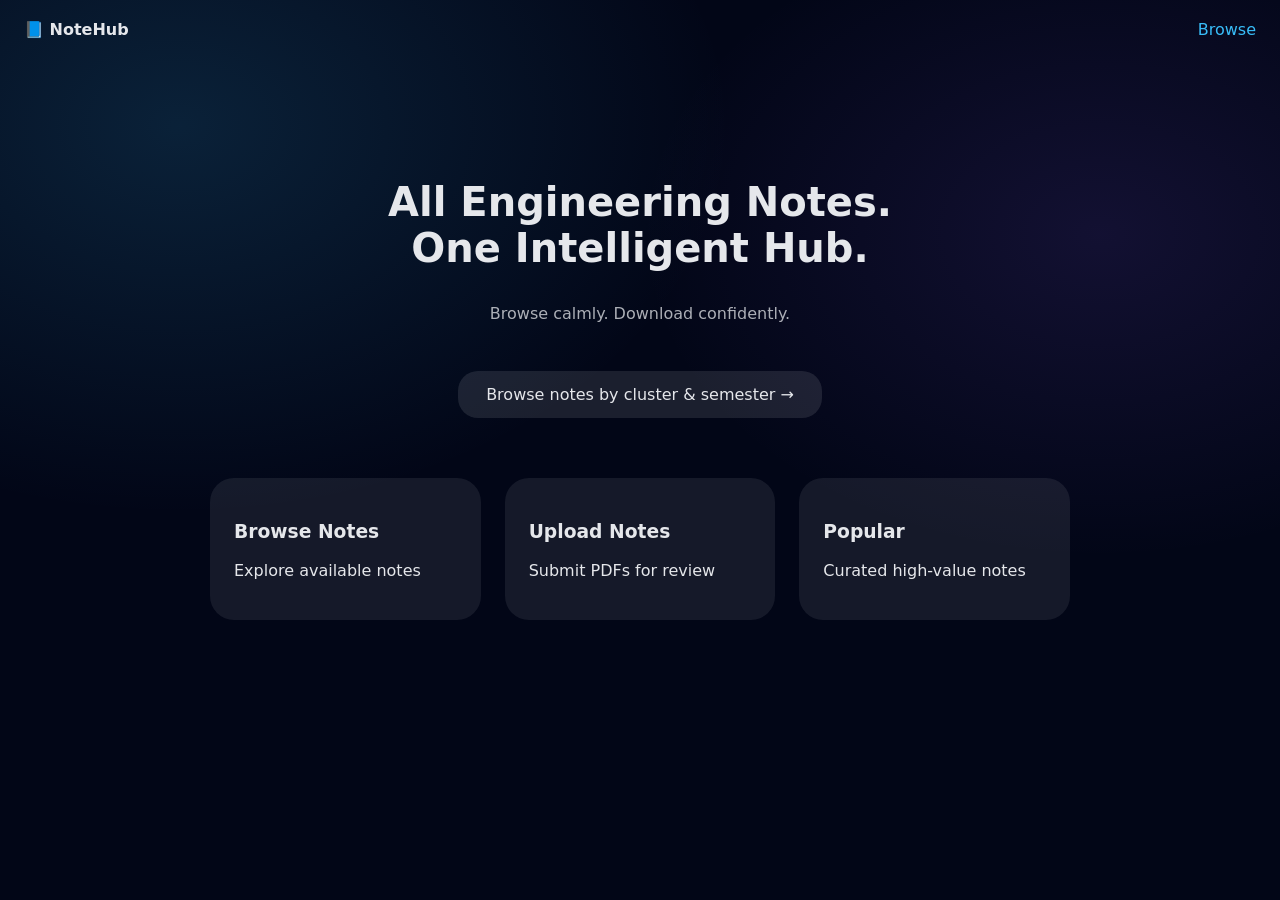
<file: index.html>
<!DOCTYPE html>
<html lang="en">
<head>
  <meta charset="UTF-8">
  <meta name="viewport" content="width=device-width, initial-scale=1.0">
  <title>NoteHub</title>
  <link rel="stylesheet" href="style.css">
</head>
<body>

<div id="bg"></div>

<nav class="nav">
  <div class="logo">📘 NoteHub</div>
  <a href="notes.html" class="nav-link">Browse</a>
</nav>

<section class="hero">
  <h1>All Engineering Notes.<br>One Intelligent Hub.</h1>
  <p>Browse calmly. Download confidently.</p>

  <div class="cta" onclick="location.href='notes.html'">
    Browse notes by cluster & semester →
  </div>
</section>

<section class="tiles">
  <div class="tile" onclick="location.href='notes.html'">
    <h3>Browse Notes</h3>
    <p>Explore available notes</p>
  </div>

  <div class="tile" onclick="location.href='submit.html'">
    <h3>Upload Notes</h3>
    <p>Submit PDFs for review</p>
  </div>

  <div class="tile" id="popularBtn">
    <h3>Popular</h3>
    <p>Curated high-value notes</p>
  </div>
</section>

<script src="bg.js"></script>
<script src="home.js"></script>
</body>
</html>
</file>
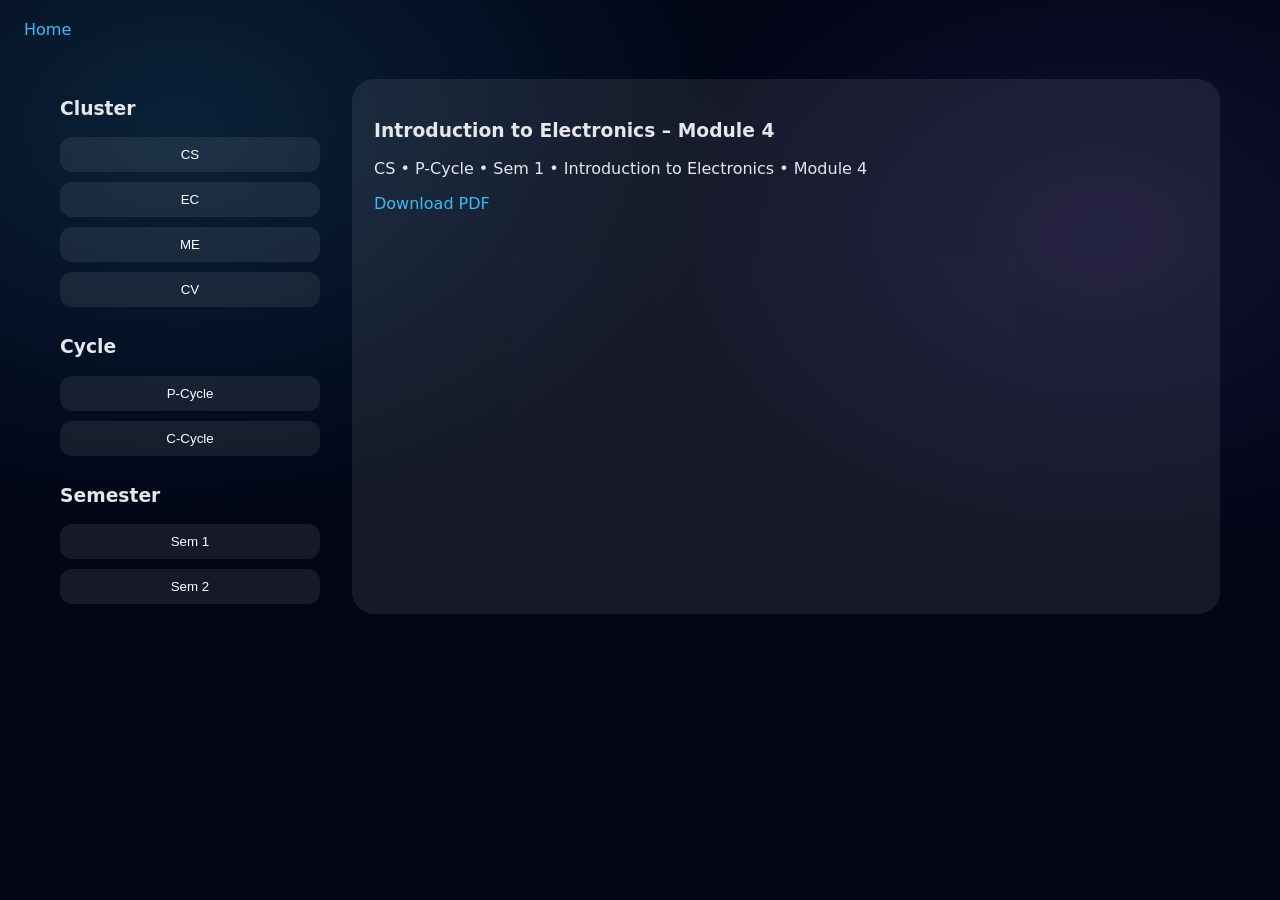
<file: notes.html>
<!DOCTYPE html>
<html lang="en">
<head>
  <meta charset="UTF-8">
  <meta name="viewport" content="width=device-width, initial-scale=1.0">
  <title>Browse Notes</title>
  <link rel="stylesheet" href="style.css">
</head>
<body>

<div id="bg"></div>

<nav class="nav">
  <a href="index.html" class="nav-link">Home</a>
</nav>

<button class="filter-toggle" onclick="toggleFilters()">Filters</button>

<div class="notes-layout">

  <aside class="filters" id="filters">
    <h3>Cluster</h3>
    <button data-group="cluster" data-tag="CS">CS</button>
    <button data-group="cluster" data-tag="EC">EC</button>
    <button data-group="cluster" data-tag="ME">ME</button>
    <button data-group="cluster" data-tag="CV">CV</button>

    <h3>Cycle</h3>
    <button data-group="cycle" data-tag="P-Cycle">P-Cycle</button>
    <button data-group="cycle" data-tag="C-Cycle">C-Cycle</button>

    <h3>Semester</h3>
    <button data-group="semester" data-tag="Sem 1">Sem 1</button>
    <button data-group="semester" data-tag="Sem 2">Sem 2</button>
  </aside>

  <main class="grid" id="notesGrid"></main>

</div>

<script src="bg.js"></script>
<script src="notes.js"></script>
</body>
</html>
</file>
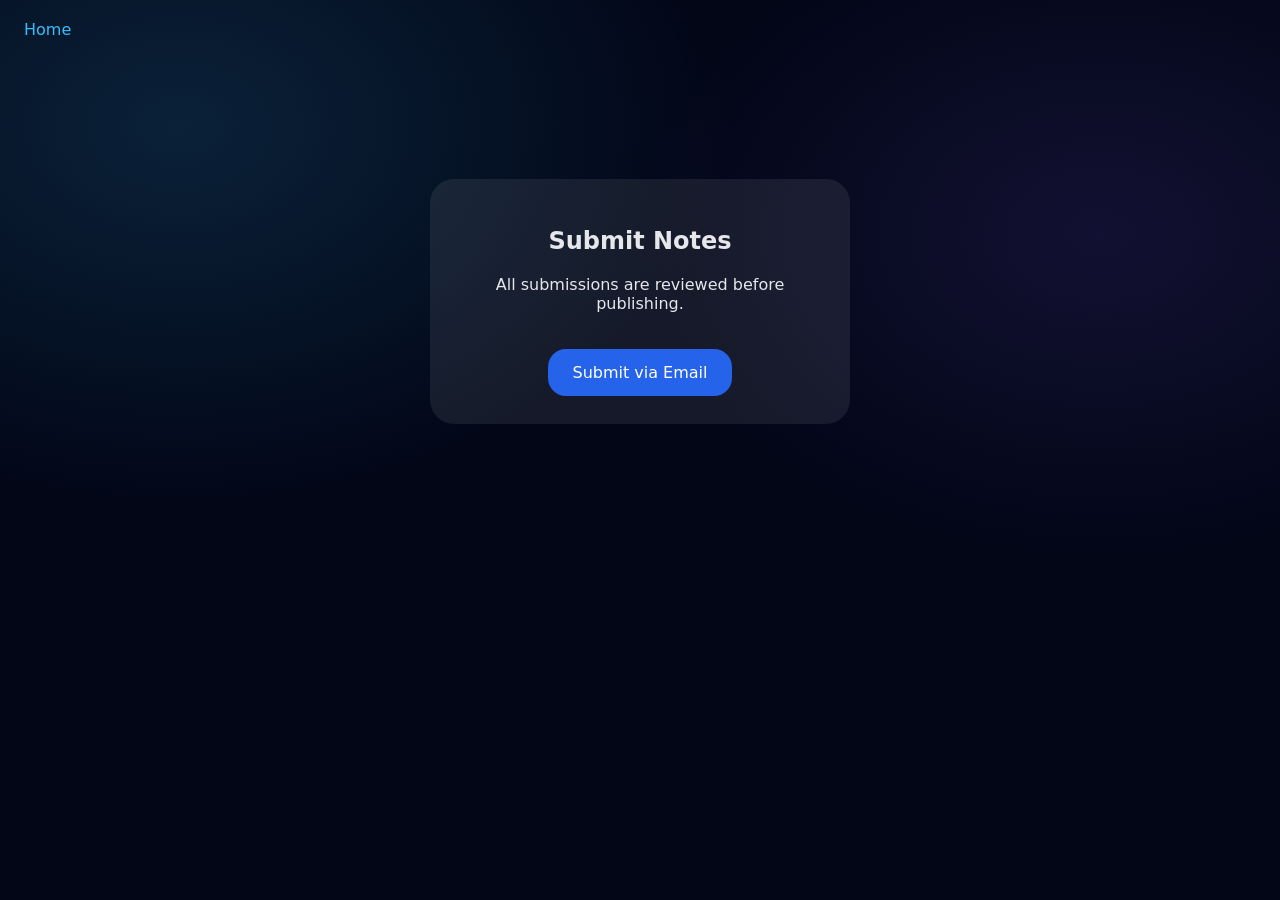
<file: submit.html>
<!DOCTYPE html>
<html lang="en">
<head>
  <meta charset="UTF-8">
  <meta name="viewport" content="width=device-width, initial-scale=1.0">
  <title>Submit Notes</title>
  <link rel="stylesheet" href="style.css">
</head>
<body>

<div id="bg"></div>

<nav class="nav">
  <a href="index.html" class="nav-link">Home</a>
</nav>

<section class="submit-card">
  <h2>Submit Notes</h2>
  <p>All submissions are reviewed before publishing.</p>

  <a class="submit-btn"
     href="https://mail.google.com/mail/?view=cm&fs=1&to=flamewings1289@gmail.com&su=Note%20Submission">
    Submit via Email
  </a>
</section>

<script src="bg.js"></script>
</body>
</html>
</file>
<file: style.css>
* { box-sizing: border-box; }

body {
  margin: 0;
  font-family: system-ui, sans-serif;
  color: #e5e7eb;
}

/* LIVE BG */
#bg {
  position: fixed;
  inset: -10%;
  z-index: -1;
  background:
    radial-gradient(60% 60% at 20% 20%, rgba(56,189,248,.15), transparent 60%),
    radial-gradient(50% 50% at 80% 30%, rgba(139,92,246,.12), transparent 60%),
    #020617;
  transition: transform .15s ease-out;
}

/* NAV */
.nav {
  display: flex;
  justify-content: space-between;
  padding: 20px 24px;
}
.nav-link { color: #38bdf8; text-decoration: none; }
.logo { font-weight: 700; }

/* HOME */
.hero {
  text-align: center;
  margin: 120px auto 60px;
  padding: 0 20px;
}
.hero h1 { font-size: 40px; }
.hero p { opacity: .75; }
.cta {
  margin-top: 32px;
  padding: 14px 28px;
  border-radius: 20px;
  background: rgba(255,255,255,.1);
  display: inline-block;
  cursor: pointer;
}

/* TILES */
.tiles {
  max-width: 900px;
  margin: auto;
  padding: 0 20px 100px;
  display: grid;
  grid-template-columns: repeat(auto-fit, minmax(240px,1fr));
  gap: 24px;
}
.tile {
  padding: 24px;
  border-radius: 24px;
  background: rgba(255,255,255,.08);
  transition: transform .3s, box-shadow .3s;
}
.tile:hover {
  transform: translateY(-6px);
  box-shadow: 0 24px 48px rgba(0,0,0,.45);
}

/* NOTES */
.filter-toggle {
  display: none;
  margin: 16px;
  padding: 10px;
}

.notes-layout {
  display: grid;
  grid-template-columns: 260px 1fr;
  gap: 32px;
  max-width: 1200px;
  margin: auto;
  padding: 20px;
}

.filters button {
  width: 100%;
  padding: 10px;
  margin-bottom: 10px;
  border-radius: 12px;
  border: none;
  background: rgba(255,255,255,.08);
  color: white;
}
.filters button.active { background: #2563eb; }

.grid {
  display: grid;
  grid-template-columns: repeat(auto-fit, minmax(260px,1fr));
  gap: 24px;
  transition: opacity .25s ease;
}

/* CARDS */
.note-card {
  padding: 22px;
  border-radius: 22px;
  background: rgba(255,255,255,.08);
}
.note-card a {
  color: #38bdf8;
  text-decoration: none;
}

/* SKELETON */
.skeleton {
  padding: 22px;
  border-radius: 22px;
  background: rgba(255,255,255,.06);
}
.skel-title {
  height: 18px;
  width: 70%;
  background: rgba(255,255,255,.12);
  margin-bottom: 12px;
}
.skel-meta {
  height: 14px;
  width: 50%;
  background: rgba(255,255,255,.1);
}

/* SUBMIT */
.submit-card {
  max-width: 420px;
  margin: 120px auto;
  padding: 28px;
  border-radius: 24px;
  background: rgba(255,255,255,.08);
  text-align: center;
}
.submit-btn {
  display: inline-block;
  margin-top: 20px;
  padding: 14px 24px;
  border-radius: 18px;
  background: #2563eb;
  color: white;
  text-decoration: none;
}

/* MOBILE */
@media (max-width: 900px) {
  .notes-layout { grid-template-columns: 1fr; }
  .filter-toggle { display: block; }
  .filters { display: none; }
  .filters.show { display: block; }
}
</file>
